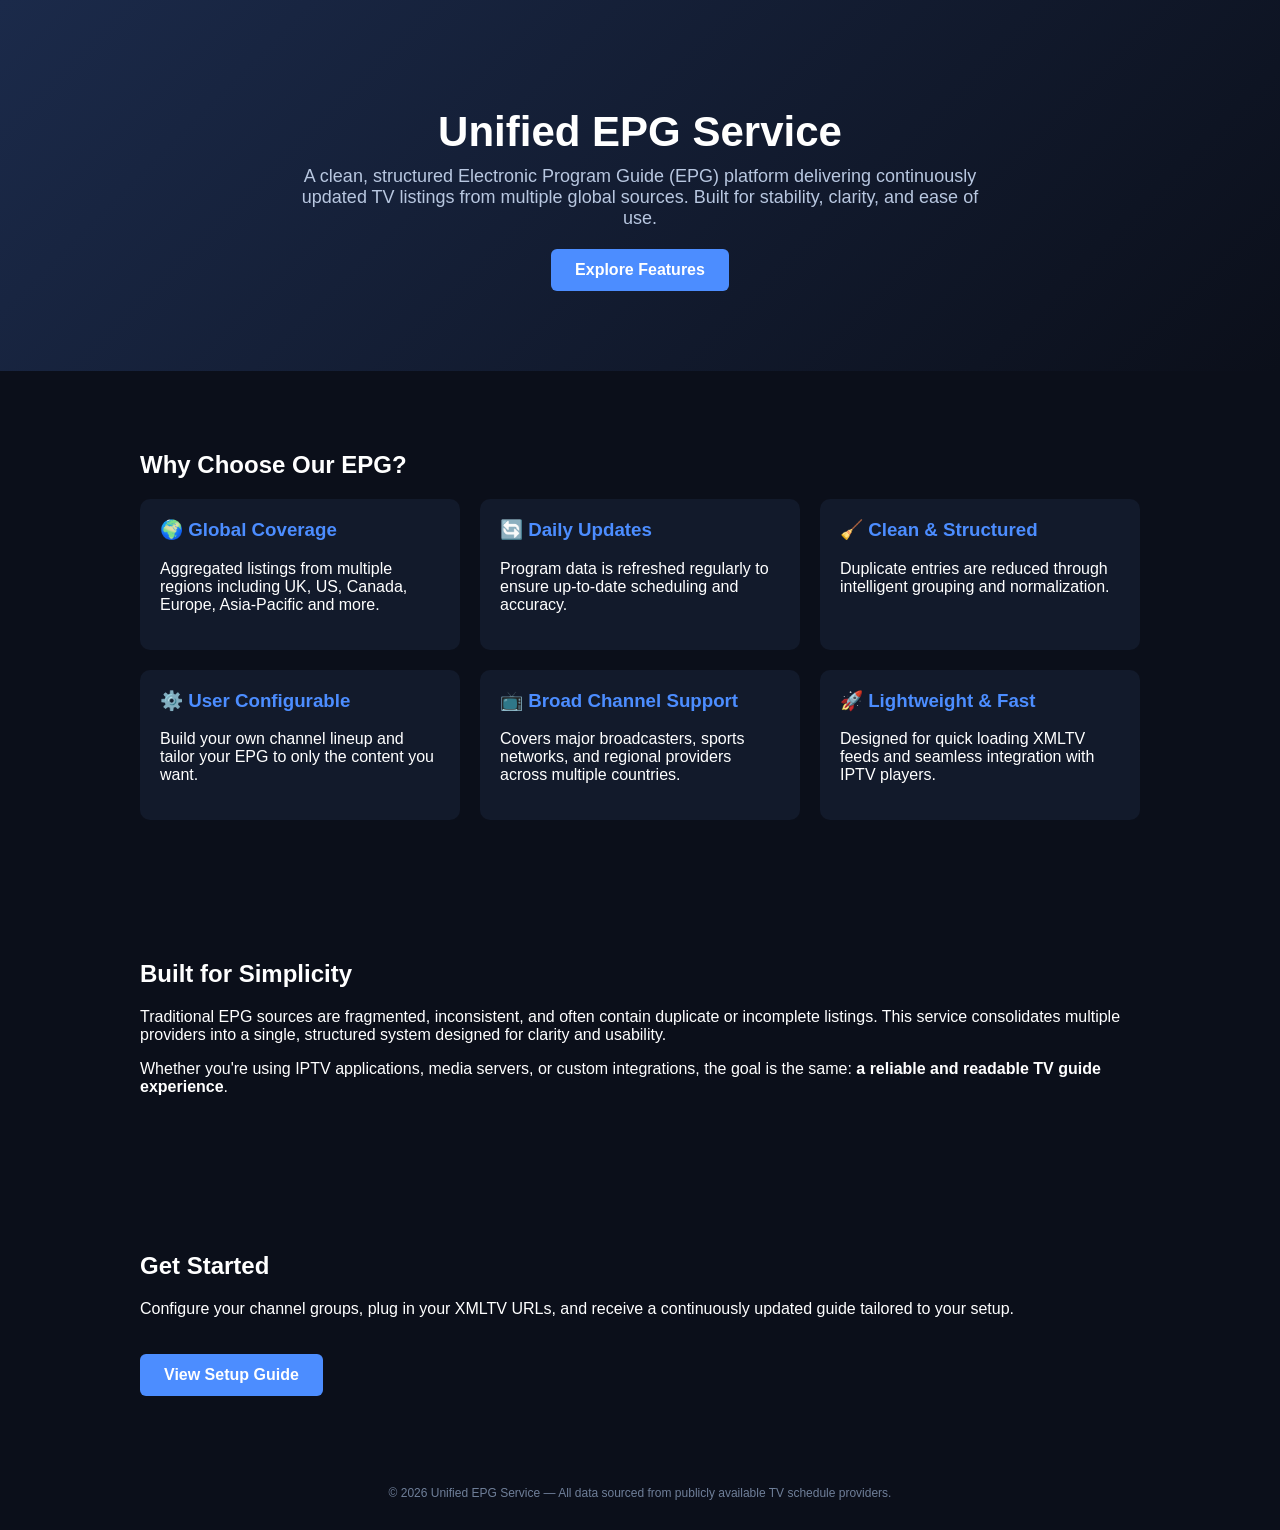
<file: epg.html>
<!DOCTYPE html>
<html lang="en">
<head>
<meta charset="UTF-8">
<title>Unified EPG Service</title>
<meta name="viewport" content="width=device-width, initial-scale=1.0">

<style>
    body {
        margin: 0;
        font-family: Arial, sans-serif;
        background: #0b0f1a;
        color: #ffffff;
    }

    header {
        padding: 80px 20px;
        text-align: center;
        background: linear-gradient(135deg, #1b2a4a, #0b0f1a);
    }

    header h1 {
        font-size: 42px;
        margin-bottom: 10px;
    }

    header p {
        font-size: 18px;
        color: #b8c7e0;
        max-width: 700px;
        margin: 0 auto;
    }

    .btn {
        margin-top: 20px;
        display: inline-block;
        padding: 12px 24px;
        background: #4c8dff;
        color: white;
        text-decoration: none;
        border-radius: 6px;
        font-weight: bold;
    }

    section {
        padding: 60px 20px;
        max-width: 1000px;
        margin: auto;
    }

    .grid {
        display: grid;
        grid-template-columns: repeat(auto-fit, minmax(250px, 1fr));
        gap: 20px;
    }

    .card {
        background: #121a2b;
        padding: 20px;
        border-radius: 10px;
    }

    .card h3 {
        margin-top: 0;
        color: #4c8dff;
    }

    footer {
        text-align: center;
        padding: 30px;
        font-size: 12px;
        color: #6f7f99;
    }
</style>
</head>

<body>

<header>
    <h1>Unified EPG Service</h1>
    <p>
        A clean, structured Electronic Program Guide (EPG) platform delivering
        continuously updated TV listings from multiple global sources.
        Built for stability, clarity, and ease of use.
    </p>
    <a class="btn" href="#features">Explore Features</a>
</header>

<section id="features">
    <h2>Why Choose Our EPG?</h2>

    <div class="grid">
        <div class="card">
            <h3>🌍 Global Coverage</h3>
            <p>
                Aggregated listings from multiple regions including UK, US, Canada, Europe,
                Asia-Pacific and more.
            </p>
        </div>

        <div class="card">
            <h3>🔄 Daily Updates</h3>
            <p>
                Program data is refreshed regularly to ensure up-to-date scheduling and accuracy.
            </p>
        </div>

        <div class="card">
            <h3>🧹 Clean & Structured</h3>
            <p>
                Duplicate entries are reduced through intelligent grouping and normalization.
            </p>
        </div>

        <div class="card">
            <h3>⚙️ User Configurable</h3>
            <p>
                Build your own channel lineup and tailor your EPG to only the content you want.
            </p>
        </div>

        <div class="card">
            <h3>📺 Broad Channel Support</h3>
            <p>
                Covers major broadcasters, sports networks, and regional providers across multiple countries.
            </p>
        </div>

        <div class="card">
            <h3>🚀 Lightweight & Fast</h3>
            <p>
                Designed for quick loading XMLTV feeds and seamless integration with IPTV players.
            </p>
        </div>
    </div>
</section>

<section>
    <h2>Built for Simplicity</h2>
    <p>
        Traditional EPG sources are fragmented, inconsistent, and often contain duplicate or incomplete listings.
        This service consolidates multiple providers into a single, structured system designed for clarity and usability.
    </p>

    <p>
        Whether you're using IPTV applications, media servers, or custom integrations,
        the goal is the same: <strong>a reliable and readable TV guide experience</strong>.
    </p>
</section>

<section>
    <h2>Get Started</h2>
    <p>
        Configure your channel groups, plug in your XMLTV URLs, and receive a continuously updated guide tailored to your setup.
    </p>

    <a class="btn" href="#">View Setup Guide</a>
</section>

<footer>
    © 2026 Unified EPG Service — All data sourced from publicly available TV schedule providers.
</footer>

</body>
</html>
</file>
